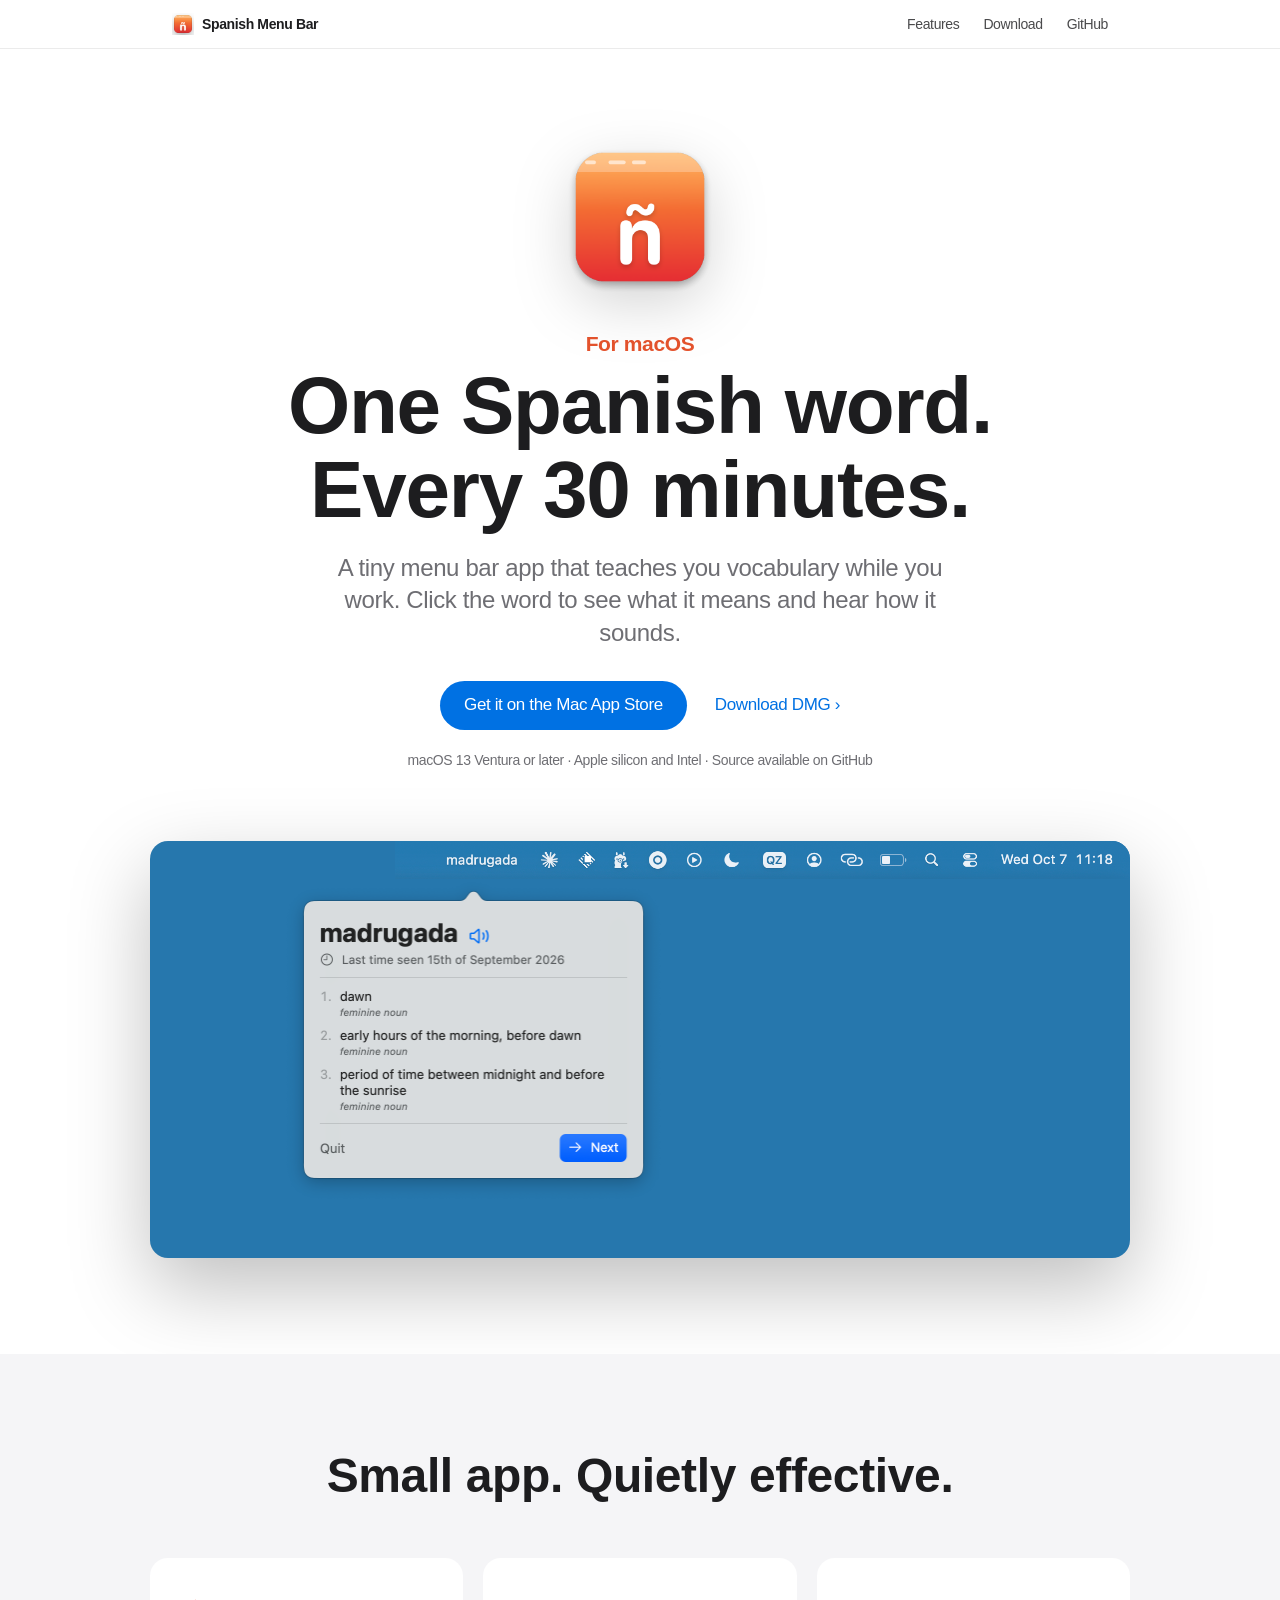
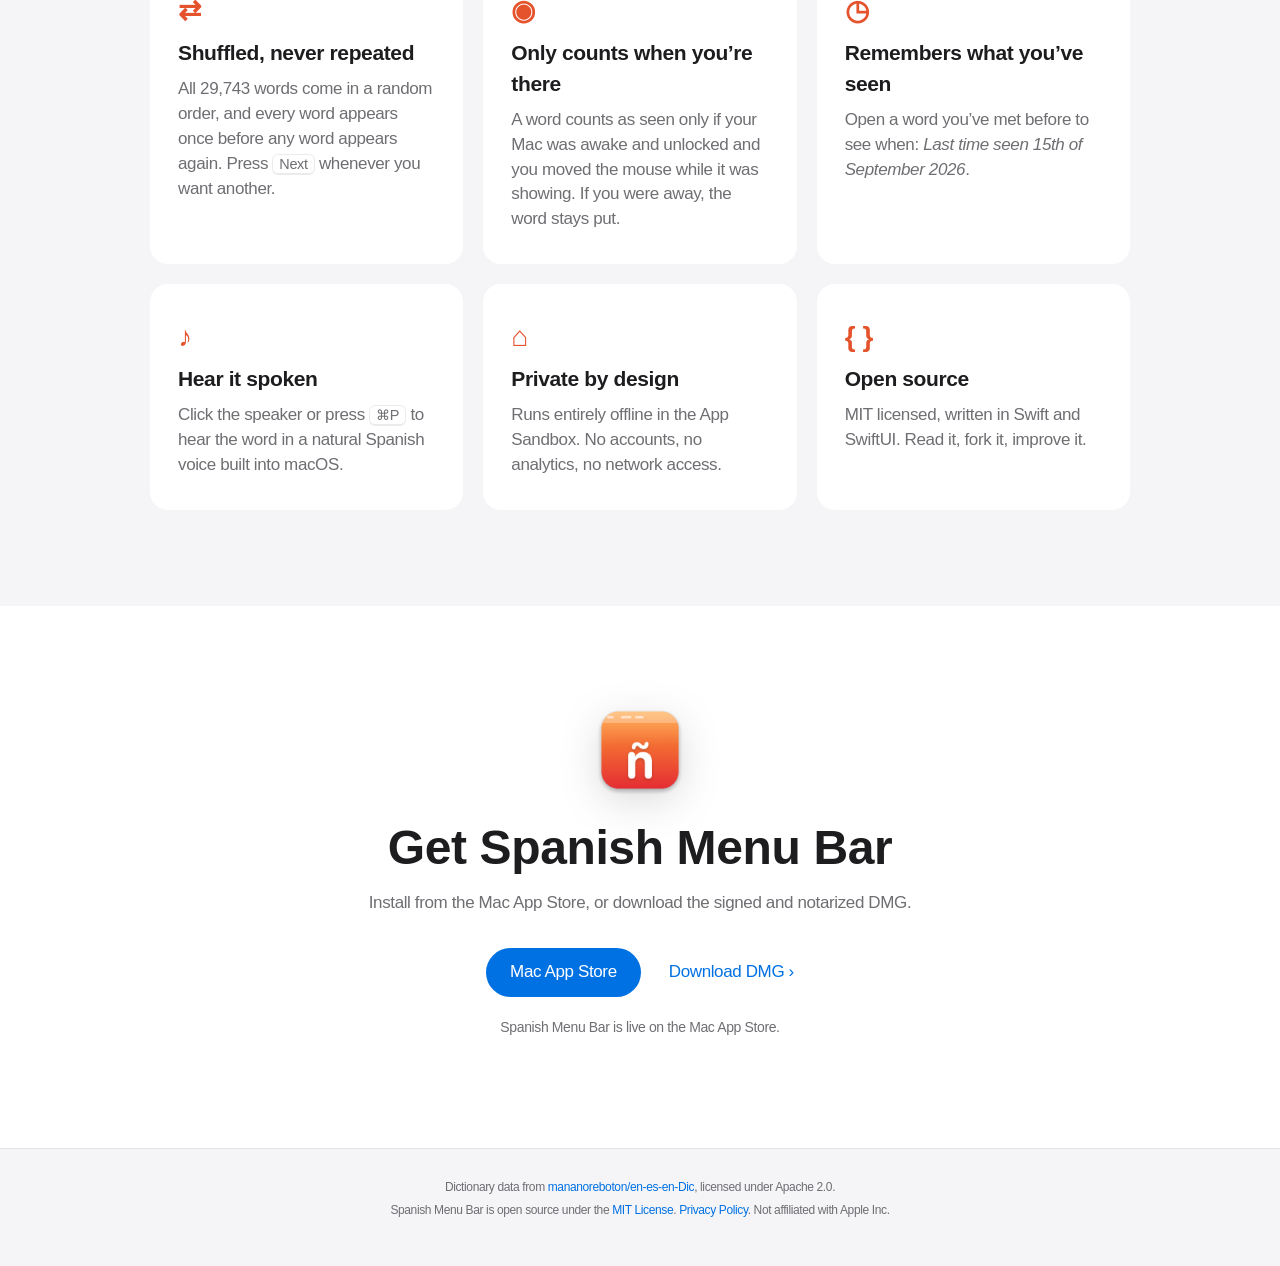
<file: docs/index.html>
<!doctype html>
<html lang="en">
<head>
  <meta charset="utf-8">
  <meta name="viewport" content="width=device-width, initial-scale=1">
  <title>Spanish Menu Bar — one Spanish word, every 30 minutes</title>
  <meta name="description" content="A free, open-source macOS menu bar app that shows a new Spanish word every 30 minutes. Click it for the English definition.">
  <meta name="color-scheme" content="light dark">
  <meta property="og:title" content="Spanish Menu Bar">
  <meta property="og:description" content="One Spanish word in your Mac menu bar, every 30 minutes.">
  <meta property="og:image" content="assets/icon.png">
  <link rel="icon" href="assets/favicon.png">
  <link rel="apple-touch-icon" href="assets/icon.png">
  <link rel="stylesheet" href="style.css">
</head>
<body>
  <nav class="nav">
    <div class="nav-inner">
      <a class="brand" href="#"><img src="assets/favicon.png" alt="" width="22" height="22">Spanish Menu Bar</a>
      <div class="nav-links">
        <a href="#features">Features</a>
        <a href="#download">Download</a>
        <a href="https://github.com/hamza221/spanish-menu-bar">GitHub</a>
      </div>
    </div>
  </nav>

  <header class="hero">
    <img class="hero-icon" src="assets/icon.png" alt="Spanish Menu Bar app icon" width="160" height="160">
    <p class="eyebrow">For macOS</p>
    <h1>One Spanish word.<br>Every 30 minutes.</h1>
    <p class="lead">A tiny menu bar app that teaches you vocabulary while you work. Click the word to see what it means and hear how it sounds.</p>
    <div class="cta">
      <a class="button primary" href="https://apps.apple.com/es/app/spanish-menu-bar/id6820040939?l=en-GB&amp;mt=12">Get it on the Mac App Store</a>
      <a class="button link" href="https://github.com/hamza221/spanish-menu-bar/releases/latest">Download DMG&nbsp;›</a>
    </div>
    <p class="fineprint">macOS 13 Ventura or later · Apple silicon and Intel · Source available on GitHub</p>
  </header>

  <section class="showcase" aria-label="Screenshots">
    <div class="desktop">
      <img class="menubar-shot" src="assets/menubar.png" alt="The menu bar showing the Spanish word “madrugada”">
      <picture>
        <source srcset="assets/popover-dark.png" media="(prefers-color-scheme: dark)">
        <img class="popover-shot" src="assets/popover-light.png" alt="Popover showing “madrugada” with its English definitions, the last time it was seen, and a Next button">
      </picture>
    </div>
  </section>

  <section id="features" class="features">
    <h2>Small app. Quietly effective.</h2>
    <div class="grid">
      <article class="card">
        <div class="symbol" aria-hidden="true">⇄</div>
        <h3>Shuffled, never repeated</h3>
        <p>All 29,743 words come in a random order, and every word appears once before any word appears again. Press <kbd>Next</kbd> whenever you want another.</p>
      </article>
      <article class="card">
        <div class="symbol" aria-hidden="true">◉</div>
        <h3>Only counts when you’re there</h3>
        <p>A word counts as seen only if your Mac was awake and unlocked and you moved the mouse while it was showing. If you were away, the word stays put.</p>
      </article>
      <article class="card">
        <div class="symbol" aria-hidden="true">◷</div>
        <h3>Remembers what you’ve seen</h3>
        <p>Open a word you’ve met before to see when: <em>Last time seen 15th of September 2026</em>.</p>
      </article>
      <article class="card">
        <div class="symbol" aria-hidden="true">♪</div>
        <h3>Hear it spoken</h3>
        <p>Click the speaker or press <kbd>⌘P</kbd> to hear the word in a natural Spanish voice built into macOS.</p>
      </article>
      <article class="card">
        <div class="symbol" aria-hidden="true">⌂</div>
        <h3>Private by design</h3>
        <p>Runs entirely offline in the App Sandbox. No accounts, no analytics, no network access.</p>
      </article>
      <article class="card">
        <div class="symbol" aria-hidden="true">{ }</div>
        <h3>Open source</h3>
        <p>MIT licensed, written in Swift and SwiftUI. Read it, fork it, improve it.</p>
      </article>
    </div>
  </section>

  <section id="download" class="download">
    <img src="assets/icon.png" alt="" width="96" height="96">
    <h2>Get Spanish Menu Bar</h2>
    <p>Install from the Mac App Store, or download the signed and notarized DMG.</p>
    <div class="cta">
      <a class="button primary" href="https://apps.apple.com/es/app/spanish-menu-bar/id6820040939?l=en-GB&amp;mt=12">Mac App Store</a>
      <a class="button link" href="https://github.com/hamza221/spanish-menu-bar/releases/latest">Download DMG&nbsp;›</a>
    </div>
    <p class="fineprint">Spanish Menu Bar is live on the Mac App Store.</p>
  </section>

  <footer class="footer">
    <p>Dictionary data from <a href="https://github.com/mananoreboton/en-es-en-Dic/blob/master/src/main/resources/dic/es-en.xml">mananoreboton/en-es-en-Dic</a>, licensed under Apache 2.0.</p>
    <p>Spanish Menu Bar is open source under the <a href="https://github.com/hamza221/spanish-menu-bar/blob/main/LICENSE">MIT License</a>. <a href="privacy.html">Privacy Policy</a>. Not affiliated with Apple Inc.</p>
  </footer>
</body>
</html>
</file>
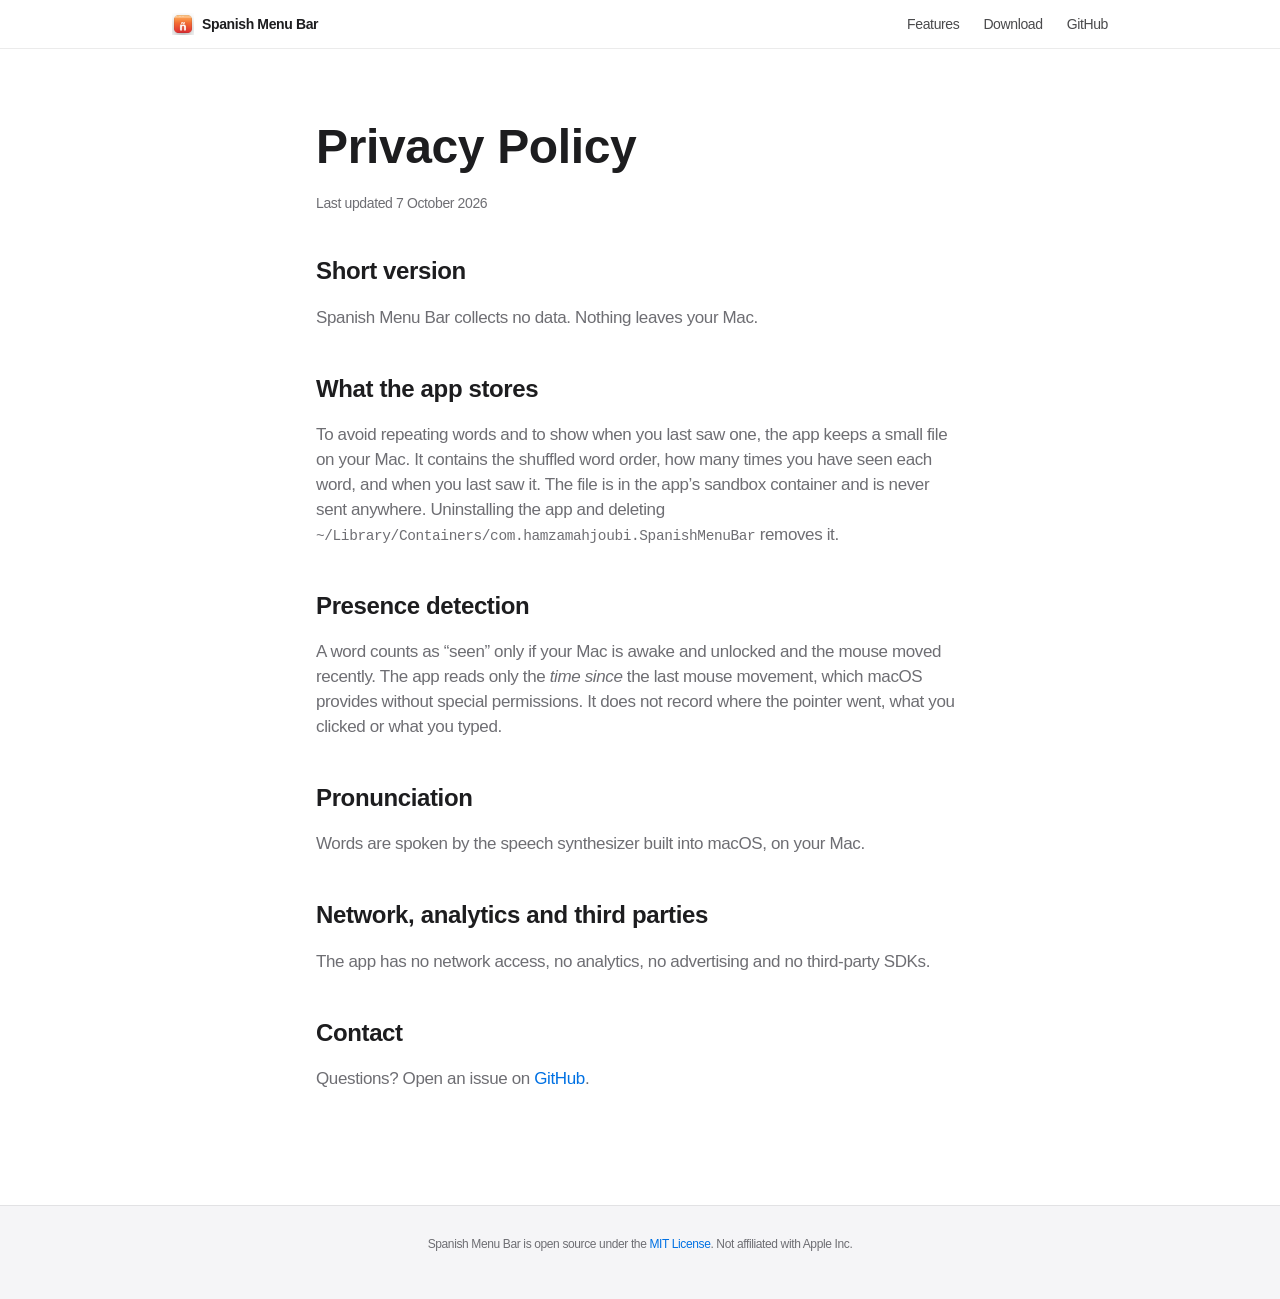
<file: docs/privacy.html>
<!doctype html>
<html lang="en">
<head>
  <meta charset="utf-8">
  <meta name="viewport" content="width=device-width, initial-scale=1">
  <title>Privacy Policy — Spanish Menu Bar</title>
  <meta name="color-scheme" content="light dark">
  <link rel="icon" href="assets/favicon.png">
  <link rel="stylesheet" href="style.css">
</head>
<body>
  <nav class="nav">
    <div class="nav-inner">
      <a class="brand" href="./"><img src="assets/favicon.png" alt="" width="22" height="22">Spanish Menu Bar</a>
      <div class="nav-links">
        <a href="./#features">Features</a>
        <a href="./#download">Download</a>
        <a href="https://github.com/hamza221/spanish-menu-bar">GitHub</a>
      </div>
    </div>
  </nav>

  <main class="prose">
    <h1>Privacy Policy</h1>
    <p class="fineprint">Last updated 7 October 2026</p>

    <h2>Short version</h2>
    <p>Spanish Menu Bar collects no data. Nothing leaves your Mac.</p>

    <h2>What the app stores</h2>
    <p>To avoid repeating words and to show when you last saw one, the app keeps a small file on your Mac. It contains the
      shuffled word order, how many times you have seen each word, and when you last saw it. The file is in the
      app’s sandbox container and is never sent anywhere. Uninstalling the app and deleting
      <code>~/Library/Containers/com.hamzamahjoubi.SpanishMenuBar</code> removes it.</p>

    <h2>Presence detection</h2>
    <p>A word counts as “seen” only if your Mac is awake and unlocked and the mouse moved recently. The app reads
      only the <em>time since</em> the last mouse movement, which macOS provides without special permissions. It does
      not record where the pointer went, what you clicked or what you typed.</p>

    <h2>Pronunciation</h2>
    <p>Words are spoken by the speech synthesizer built into macOS, on your Mac.</p>

    <h2>Network, analytics and third parties</h2>
    <p>The app has no network access, no analytics, no advertising and no third-party SDKs.</p>

    <h2>Contact</h2>
    <p>Questions? Open an issue on <a href="https://github.com/hamza221/spanish-menu-bar/issues">GitHub</a>.</p>
  </main>

  <footer class="footer">
    <p>Spanish Menu Bar is open source under the <a href="https://github.com/hamza221/spanish-menu-bar/blob/main/LICENSE">MIT License</a>. Not affiliated with Apple Inc.</p>
  </footer>
</body>
</html>
</file>
<file: docs/style.css>
:root {
  --bg: #ffffff;
  --bg-alt: #f5f5f7;
  --text: #1d1d1f;
  --secondary: #6e6e73;
  --accent: #0071e3;
  --accent-hover: #0077ed;
  --card: #ffffff;
  --hairline: rgba(0, 0, 0, 0.08);
  --nav: rgba(255, 255, 255, 0.72);
}

@media (prefers-color-scheme: dark) {
  :root {
    --bg: #000000;
    --bg-alt: #101012;
    --text: #f5f5f7;
    --secondary: #a1a1a6;
    --accent: #2997ff;
    --accent-hover: #47a6ff;
    --card: #1c1c1e;
    --hairline: rgba(255, 255, 255, 0.12);
    --nav: rgba(22, 22, 23, 0.72);
  }
}

* { box-sizing: border-box; }

html { scroll-behavior: smooth; }

body {
  margin: 0;
  background: var(--bg);
  color: var(--text);
  font-family: -apple-system, BlinkMacSystemFont, "SF Pro Text", "Helvetica Neue", Helvetica, Arial, sans-serif;
  font-size: 17px;
  line-height: 1.47;
  letter-spacing: -0.022em;
  -webkit-font-smoothing: antialiased;
}

a { color: var(--accent); text-decoration: none; }
a:hover { text-decoration: underline; }

h1, h2, h3 {
  font-family: -apple-system, BlinkMacSystemFont, "SF Pro Display", "Helvetica Neue", sans-serif;
  margin: 0;
}

/* Navigation: translucent bar like apple.com */
.nav {
  position: sticky;
  top: 0;
  z-index: 10;
  background: var(--nav);
  backdrop-filter: saturate(180%) blur(20px);
  -webkit-backdrop-filter: saturate(180%) blur(20px);
  border-bottom: 1px solid var(--hairline);
}
.nav-inner {
  max-width: 980px;
  margin: 0 auto;
  padding: 0 22px;
  height: 48px;
  display: flex;
  align-items: center;
  justify-content: space-between;
  font-size: 14px;
}
.brand { display: flex; align-items: center; gap: 8px; color: var(--text); font-weight: 600; }
.brand:hover { text-decoration: none; }
.nav-links { display: flex; gap: 24px; }
.nav-links a { color: var(--text); opacity: 0.8; }
.nav-links a:hover { opacity: 1; text-decoration: none; }

/* Hero */
.hero {
  text-align: center;
  padding: 88px 22px 56px;
  max-width: 980px;
  margin: 0 auto;
}
.hero-icon { filter: drop-shadow(0 18px 30px rgba(0, 0, 0, 0.18)); }
.eyebrow { color: #e5532d; font-weight: 600; font-size: 21px; margin: 24px 0 4px; }
.hero h1 {
  font-size: clamp(44px, 7vw, 80px);
  line-height: 1.05;
  font-weight: 700;
  letter-spacing: -0.015em;
}
.lead {
  font-size: clamp(19px, 2.4vw, 24px);
  color: var(--secondary);
  max-width: 640px;
  margin: 20px auto 0;
  line-height: 1.35;
}
.cta { display: flex; gap: 28px; justify-content: center; align-items: center; margin-top: 32px; flex-wrap: wrap; }
.button {
  font-size: 17px;
  border-radius: 980px;
  padding: 12px 24px;
}
.button.primary { background: var(--accent); color: #fff; }
.button.primary:hover { background: var(--accent-hover); text-decoration: none; }
.button.link { padding: 12px 0; }
.fineprint { color: var(--secondary); font-size: 14px; margin-top: 20px; }

.showcase { padding: 0 22px 96px; }
/* Real screenshots on the same blue wallpaper they were captured on.
   The word sits at ~11% of menubar.png; the popover arrow is at 50% of popover-*.png.
   Strip at 75% width, right-aligned → word at 25% + 0.75 × 11% ≈ 33%; popover 42% wide → left margin 12%. */
.desktop {
  max-width: 980px;
  margin: 0 auto;
  border-radius: 18px;
  overflow: hidden;
  background: #2677ad;
  box-shadow: 0 30px 80px rgba(0, 0, 0, 0.25);
  padding-bottom: 40px;
}
.menubar-shot { display: block; width: 75%; margin-left: 25%; }
.popover-shot { display: block; width: 42%; margin: -1% 0 0 12%; }

/* Features */
.features { background: var(--bg-alt); padding: 96px 22px; }
.features h2, .download h2 {
  text-align: center;
  font-size: clamp(32px, 5vw, 48px);
  line-height: 1.08;
  font-weight: 700;
}
.grid {
  max-width: 980px;
  margin: 56px auto 0;
  display: grid;
  grid-template-columns: repeat(auto-fit, minmax(280px, 1fr));
  gap: 20px;
}
.card {
  background: var(--card);
  border-radius: 18px;
  padding: 32px 28px;
}
.symbol {
  font-size: 28px;
  font-weight: 600;
  color: #e5532d;
  height: 36px;
  margin-bottom: 12px;
}
.card h3 { font-size: 21px; font-weight: 600; margin-bottom: 8px; }
.card p { color: var(--secondary); margin: 0; }
kbd {
  font-family: inherit;
  font-size: 0.85em;
  border: 1px solid var(--hairline);
  border-bottom-width: 2px;
  border-radius: 6px;
  padding: 1px 6px;
}

/* Download */
.download { text-align: center; padding: 96px 22px; }
.download p { color: var(--secondary); }
.download img { filter: drop-shadow(0 10px 20px rgba(0, 0, 0, 0.15)); margin-bottom: 16px; }

.footer {
  border-top: 1px solid var(--hairline);
  background: var(--bg-alt);
  color: var(--secondary);
  font-size: 12px;
  text-align: center;
  padding: 24px 22px 40px;
}
.footer p { margin: 6px 0; }

/* Text pages (privacy policy) */
.prose { max-width: 692px; margin: 0 auto; padding: 72px 22px 96px; }
.prose h1 { font-size: 48px; line-height: 1.08; font-weight: 700; }
.prose h2 { font-size: 24px; font-weight: 600; margin-top: 40px; }
.prose p { color: var(--secondary); }
.prose code { font-family: ui-monospace, "SF Mono", Menlo, monospace; font-size: 0.85em; overflow-wrap: anywhere; }

@media (max-width: 600px) {
  .nav-links { gap: 16px; }
  /* Zoom in: word at 0.11 × 200% + 28% ≈ 50%, popover centred under it. */
  .menubar-shot { width: 200%; max-width: none; margin-left: 28%; }
  .popover-shot { width: 84%; margin-left: 8%; }
}
</file>
